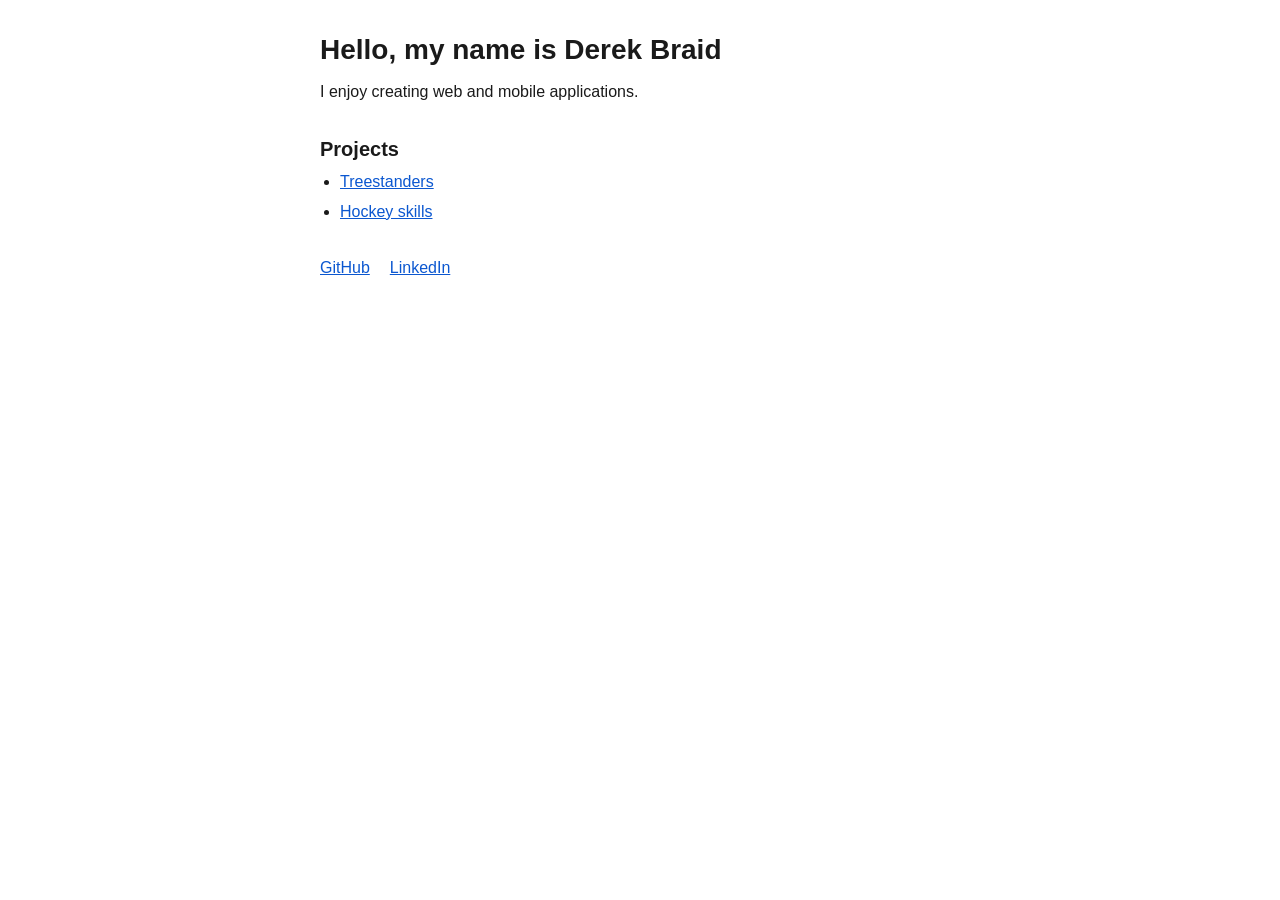
<file: index.html>
<!DOCTYPE html>
<html>
<head>
  <title>Derek Braid</title>
  <meta name="viewport" content="width=device-width, initial-scale=1">
  <link rel="stylesheet" type="text/css" href="styles.css">
</head>
<body>
  <h1>Hello, my name is Derek&nbsp;Braid</h1>
  <p>I enjoy creating web and mobile applications.</p>

  <h2>Projects</h2>
  <ul>
    <li><a href="https://treestanders.com/">Treestanders</a></li>
    <li><a href="https://hockey.derekbraid.com">Hockey skills</a></li>
  </ul>

  <ul class="profiles">
    <li><a href="https://github.com/DeBraid">GitHub</a></li>
    <li><a href="https://www.linkedin.com/in/debraid/">LinkedIn</a></li>
  </ul>
</body>
</html>
</file>
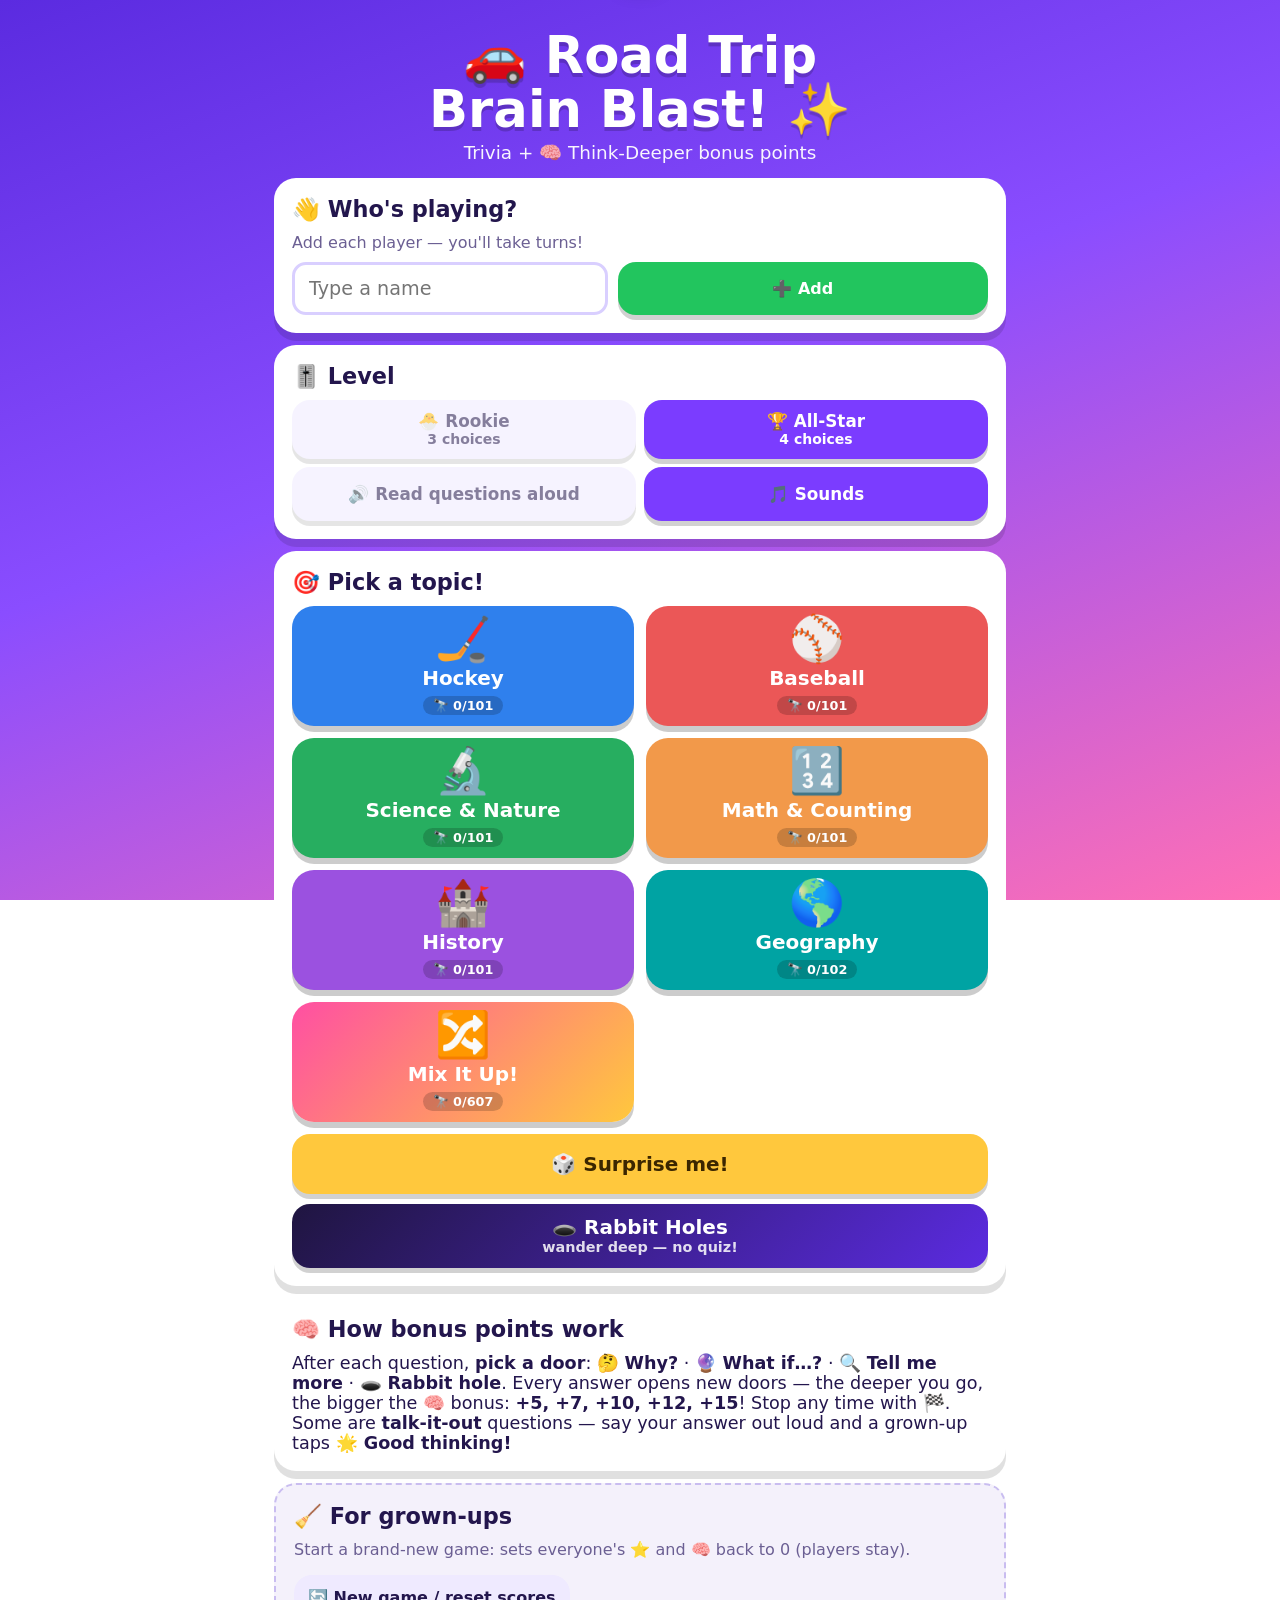
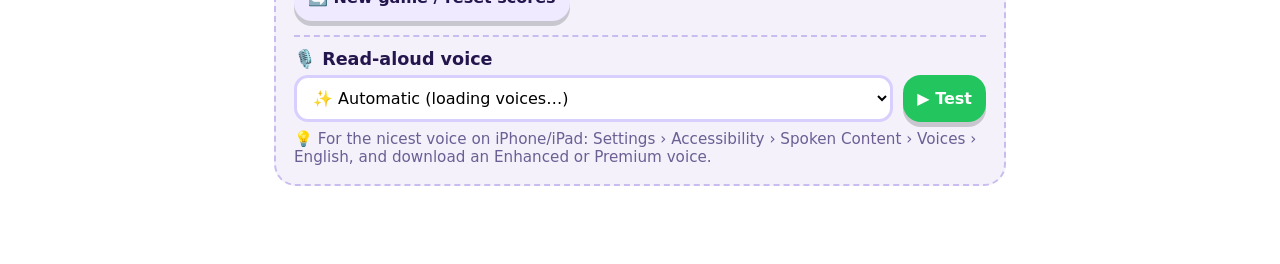
<file: trivia/index.html>
<!doctype html>
<html lang="en">
<head>
<meta charset="utf-8">
<meta name="viewport" content="width=device-width, initial-scale=1, viewport-fit=cover">
<meta name="theme-color" content="#5b2be0">
<title>Road Trip Brain Blast 🚗✨ Kids Trivia</title>
<link rel="icon" href="data:image/svg+xml,<svg xmlns='http://www.w3.org/2000/svg' viewBox='0 0 100 100'><text y='.9em' font-size='90'>🚗</text></svg>">
<link rel="stylesheet" href="style.css?v=4">
</head>
<body>
<canvas id="confetti"></canvas>
<main id="app"></main>
<div id="toast" class="toast"></div>
<script src="questions.js?v=4"></script>
<script src="app.js?v=4"></script>
</body>
</html>
</file>
<file: styles.css>
body {
  font-family: sans-serif;
  line-height: 1.5;
  max-width: 40rem;
  margin: 2rem auto;
  padding: 0 1.25rem;
  color: #1a1a1a;
}

h1 {
  font-size: 1.75rem;
  line-height: 1.3;
  margin: 0 0 0.75rem;
}

h2 {
  font-size: 1.25rem;
  line-height: 1.3;
  margin: 2rem 0 0.5rem;
}

p {
  margin: 0;
}

ul {
  margin: 0;
  padding-left: 1.25rem;
}

li {
  margin-bottom: 0.35rem;
}

a {
  color: #0b57d0;
}

.profiles {
  list-style: none;
  display: flex;
  flex-wrap: wrap;
  gap: 0.35rem 1.25rem;
  margin-top: 2rem;
  padding-left: 0;
}

.profiles li {
  margin-bottom: 0;
}

@media (max-width: 800px) {
  body {
    font-size: 1.5em;
  }

  h1 {
    font-size: 2rem;
  }

  h2 {
    font-size: 1.6rem;
  }
}
</file>
<file: trivia/style.css>
:root{--bg1:#5b2be0;--bg2:#ff6fb5;--card:#fff;--ink:#23164d;--gold:#ffc83d;--good:#22c55e;--bad:#ff5a5f;--radius:22px;
  font-family:ui-rounded,"SF Pro Rounded","Nunito","Arial Rounded MT Bold","Trebuchet MS",system-ui,sans-serif;}
*{box-sizing:border-box;-webkit-tap-highlight-color:transparent}
html,body{margin:0;min-height:100%;color:var(--ink)}
body{background:linear-gradient(160deg,var(--bg1),#8a4dff 45%,var(--bg2));background-attachment:fixed;min-height:100vh;}
#app{max-width:760px;margin:0 auto;padding:14px 14px calc(30px + env(safe-area-inset-bottom));}
#confetti{position:fixed;inset:0;pointer-events:none;z-index:50;width:100%;height:100%}
h1{color:#fff;text-align:center;font-size:clamp(2rem,8vw,3.2rem);margin:.3em 0 .1em;text-shadow:0 4px 0 rgba(0,0,0,.18);line-height:1.05}
.sub{color:#fff;text-align:center;font-size:1.15rem;margin:0 0 14px;opacity:.95}
.card{background:var(--card);border-radius:var(--radius);padding:18px;margin:12px 0;box-shadow:0 8px 0 rgba(0,0,0,.12)}
.card h2{margin:0 0 10px;font-size:1.4rem}
button{font:inherit;border:0;cursor:pointer;color:inherit;touch-action:manipulation}
.btn{display:inline-flex;align-items:center;justify-content:center;gap:.4em;min-height:60px;padding:12px 20px;border-radius:18px;font-size:1.25rem;font-weight:800;
  background:#efeaff;box-shadow:0 5px 0 rgba(0,0,0,.18);transition:transform .08s}
.btn:active{transform:translateY(4px);box-shadow:0 1px 0 rgba(0,0,0,.18)}
.btn.primary{background:var(--gold);color:#3b2600}
.btn.go{background:var(--good);color:#fff}
.btn.deep{background:linear-gradient(135deg,#7b3cff,#ff4fa3);color:#fff}
.btn.small{min-height:46px;font-size:1rem;padding:8px 14px}
.btn.block{width:100%}
.row{display:flex;gap:10px;flex-wrap:wrap}
.row>.btn{flex:1 1 auto}
.topics{display:grid;grid-template-columns:repeat(2,1fr);gap:12px}
.topic{min-height:120px;border-radius:22px;color:#fff;font-size:1.25rem;font-weight:900;display:flex;flex-direction:column;align-items:center;justify-content:center;gap:4px;box-shadow:0 6px 0 rgba(0,0,0,.2);padding:10px;text-align:center}
.topic .em{font-size:2.8rem;line-height:1}
.topic:active{transform:translateY(4px)}
.players{display:flex;flex-wrap:wrap;gap:8px;margin-bottom:10px}
.chip{background:#efeaff;border-radius:999px;padding:8px 8px 8px 14px;font-weight:800;font-size:1.1rem;display:flex;align-items:center;gap:6px}
.chip button{background:#fff;border-radius:999px;width:34px;height:34px;font-size:1rem}
input[type=text]{font:inherit;font-size:1.2rem;padding:12px 14px;border-radius:14px;border:3px solid #d9cfff;flex:1;min-width:0}
.toggle{display:flex;gap:8px;flex-wrap:wrap}
.toggle .btn{flex:1;flex-direction:column;gap:0;line-height:1.15;font-size:1.05rem;min-height:54px;opacity:.55}
.toggle .btn.on{opacity:1;background:#7b3cff;color:#fff}
.hud{display:flex;justify-content:space-between;align-items:center;gap:8px;color:#fff;font-weight:900;font-size:1.05rem;flex-wrap:wrap}
.pill{background:rgba(255,255,255,.22);border-radius:999px;padding:8px 14px;white-space:nowrap}
.pill.bonus{background:linear-gradient(135deg,#7b3cff,#ff4fa3)}
.turn{font-size:1.3rem;color:#fff;text-align:center;font-weight:900;margin:8px 0 0}
.progress{height:12px;background:rgba(255,255,255,.3);border-radius:99px;overflow:hidden;margin:10px 0}
.progress>div{height:100%;background:var(--gold);border-radius:99px;transition:width .4s}
.qtext{font-size:clamp(1.4rem,5.4vw,2rem);font-weight:900;line-height:1.25;margin:4px 0 12px}
.speak{float:right;margin:0 0 6px 10px;background:#efeaff;border-radius:16px;width:58px;height:58px;font-size:1.7rem;box-shadow:0 4px 0 rgba(0,0,0,.15)}
.choices{display:grid;grid-template-columns:1fr;gap:12px;clear:both}
@media(min-width:560px){.choices{grid-template-columns:1fr 1fr}}
.choice{min-height:74px;border-radius:20px;color:#fff;font-size:clamp(1.2rem,4.6vw,1.5rem);font-weight:900;padding:12px 16px;text-align:left;display:flex;align-items:center;gap:12px;box-shadow:0 6px 0 rgba(0,0,0,.22)}
.choice .shape{font-size:1.6rem;flex:none}
.choice:nth-child(1){background:#ff5a5f}.choice:nth-child(2){background:#2f80ed}.choice:nth-child(3){background:#f2a20c}.choice:nth-child(4){background:#22b573}
.choice:active{transform:translateY(4px)}
.choice.dim{opacity:.35;filter:grayscale(.6)}
.choice.right{outline:6px solid #fff;animation:pop .5s}
.choice.wrong{opacity:.3;text-decoration:line-through}
.choice[disabled]{cursor:default}
.feedback{border-radius:20px;padding:14px 16px;margin-top:14px;font-size:1.2rem;line-height:1.35;animation:slide .35s}
.feedback.good{background:#e3fbe9;border:3px solid var(--good)}
.feedback.bad{background:#fff1e6;border:3px solid #ffb36b}
.feedback.clue{background:#eef4ff;border:3px dashed #2f80ed}
.feedback.deepbox{background:#f6efff;border:3px solid #a77bff}
.feedback b.big{font-size:1.5rem;display:block;margin-bottom:4px}
.deepbanner{background:linear-gradient(135deg,#7b3cff,#ff4fa3);color:#fff;border-radius:18px;padding:10px 14px;font-weight:900;font-size:1.15rem;margin-bottom:10px;display:flex;justify-content:space-between;align-items:center;gap:8px}
.talkbox{background:#fff8dc;border:3px dashed #f2a20c;border-radius:18px;padding:14px;font-size:1.15rem;margin-top:10px}
details.peek{margin-top:10px;font-size:1rem;color:#5a4a8a}
details.peek summary{cursor:pointer;font-weight:800}
.actions{margin-top:14px;display:flex;flex-direction:column;gap:10px}
.results .player{display:flex;justify-content:space-between;align-items:center;padding:12px 0;border-bottom:2px dashed #e5ddff;font-size:1.2rem;font-weight:800}
.results .player:last-child{border:0}
.big-emoji{font-size:4.5rem;text-align:center;line-height:1;animation:bounce 1.2s infinite}
.map{background:#1f1540;color:#d8ccff;border-radius:16px;padding:12px 14px;margin-bottom:8px}
.mhead{display:flex;justify-content:space-between;font-weight:900;color:#fff;border-bottom:1px solid #4a3a8a;padding-bottom:6px;margin-bottom:6px}
.mrow{display:grid;grid-template-columns:1fr auto;gap:2px 10px;padding:4px 0}
.mname{font-weight:800}.mbar{font-family:ui-monospace,Menlo,monospace;letter-spacing:1px;color:#5b4b9a}.mbar .on{color:#ffc83d}
.mlv{grid-column:1/-1;font-size:.85rem;opacity:.8}
.toast{position:fixed;left:50%;top:18px;transform:translate(-50%,-250%);background:#fff;color:var(--ink);padding:12px 20px;border-radius:999px;font-weight:900;font-size:1.25rem;box-shadow:0 6px 20px rgba(0,0,0,.25);z-index:60;transition:transform .35s cubic-bezier(.2,1.4,.4,1);max-width:92vw;text-align:center}
.toast.show{transform:translate(-50%,0)}
.muted{color:#6b5f93;font-size:1rem}
.center{text-align:center}
.footer{color:#fff;opacity:.8;text-align:center;font-size:.9rem;margin-top:18px}
@keyframes pop{0%{transform:scale(1)}40%{transform:scale(1.07)}100%{transform:scale(1)}}
@keyframes slide{from{opacity:0;transform:translateY(10px)}to{opacity:1;transform:none}}
@keyframes bounce{0%,100%{transform:translateY(0)}50%{transform:translateY(-10px)}}
@keyframes wiggle{0%,100%{transform:rotate(0)}25%{transform:rotate(-3deg)}75%{transform:rotate(3deg)}}
.wiggle{animation:wiggle .4s 2}

.topic .explored{font-size:.8rem;font-weight:800;background:rgba(0,0,0,.18);border-radius:999px;padding:2px 10px;margin-top:2px}
.explore-banner{margin-top:12px;background:#fff4d6;border:3px dashed #f2a20c;border-radius:16px;padding:10px 12px;font-weight:900;font-size:1.1rem}
.qcount{font-size:.95rem;opacity:.9}
.chip .tot{font-size:.9rem;background:#fff;border-radius:999px;padding:2px 8px}
.results .player .pts{display:flex;flex-direction:column;align-items:flex-end;text-align:right;gap:2px}.results .player .pts small{font-size:.8rem;color:#6b5f93;font-weight:700}.results .player .round{font-size:1.5rem;color:#7b3cff}
.grownup{background:#f4f1fb;box-shadow:none;border:2px dashed #c9bdf0}
/* ---- rabbit holes / doors (round 3) ---- */
.btn.holebtn{background:linear-gradient(135deg,#1f1540,#5b2be0);color:#fff;flex-direction:column;gap:0;line-height:1.15}
.btn.holebtn small{font-size:.9rem;opacity:.85;font-weight:700}
.doorhead{font-weight:900;font-size:1.25rem;text-align:center;margin-top:4px}
.doors{display:grid;grid-template-columns:1fr;gap:10px}
.door{display:flex;flex-direction:column;align-items:flex-start;gap:4px;text-align:left;border-radius:20px;padding:12px 16px;color:#fff;
  box-shadow:0 6px 0 rgba(0,0,0,.22);min-height:84px;position:relative;animation:slide .35s}
.door:active{transform:translateY(4px)}
.door .dk{font-size:1.05rem;font-weight:900;background:rgba(255,255,255,.25);border-radius:999px;padding:2px 12px}
.door .dt{font-size:clamp(1.15rem,4.4vw,1.4rem);font-weight:900;line-height:1.2}
.door .badge{font-size:.9rem;font-weight:800;opacity:.92}
.door.k-why{background:linear-gradient(135deg,#2f80ed,#00b3c7)}
.door.k-whatif{background:linear-gradient(135deg,#7b3cff,#c13cff)}
.door.k-more{background:linear-gradient(135deg,#f2a20c,#ff6f3c)}
.door.k-hole{background:linear-gradient(135deg,#1f1540,#5b2be0 70%,#ff4fa3);border:3px dashed #ffc83d}
.meter{display:flex;gap:6px;justify-content:center;align-items:center;font-size:1.6rem;margin:2px 0 6px}
.meter span{opacity:.3;filter:grayscale(1)}.meter span.on{opacity:1;filter:none;animation:pop .5s}
.meter b{font-size:1.1rem;color:#7b3cff}
.where{text-align:center;font-weight:800;color:#6b5f93;margin:0 0 8px}
.stopbtn{display:flex;margin:4px auto 0;background:rgba(255,255,255,.9)}
.chip.pick{cursor:pointer;padding:8px 14px;opacity:.6}
.chip.pick.on{opacity:1;background:#7b3cff;color:#fff;box-shadow:0 4px 0 rgba(0,0,0,.2)}
.holes{display:grid;gap:10px}
.holecard{display:grid;grid-template-columns:auto 1fr auto;grid-template-rows:auto auto;align-items:center;gap:4px 12px;text-align:left;
  background:#f3eeff;border-radius:18px;padding:12px 14px;box-shadow:0 5px 0 rgba(0,0,0,.14)}
.holecard:active{transform:translateY(4px)}
.holecard .em{grid-row:1/3;font-size:2.4rem}
.holecard .ht{font-weight:900;font-size:1.2rem;display:flex;flex-direction:column}
.holecard .ht small{font-weight:700;color:#6b5f93;font-size:.9rem}
.holecard .hc{font-weight:900;color:#5b2be0}
.holecard .hbar{grid-column:2/4;height:10px;background:#ddd3ff;border-radius:99px;overflow:hidden}
.holecard .hbar span{display:block;height:100%;background:linear-gradient(90deg,#7b3cff,#ff4fa3)}
.chip.pick.on .tot{color:var(--ink)}
.voicebox{margin-top:14px;border-top:2px dashed #c9bdf0;padding-top:12px}
.vlabel{display:block;font-weight:900;font-size:1.1rem;margin-bottom:6px}
.vrow{flex-wrap:nowrap}
.vrow select{flex:1;min-width:0;font:inherit;font-size:1rem;padding:10px 12px;border-radius:14px;border:3px solid #d9cfff;background:#fff;min-height:46px}
.vrow .btn{flex:none}
.vtip{margin:8px 0 0;font-size:.95rem}
</file>
